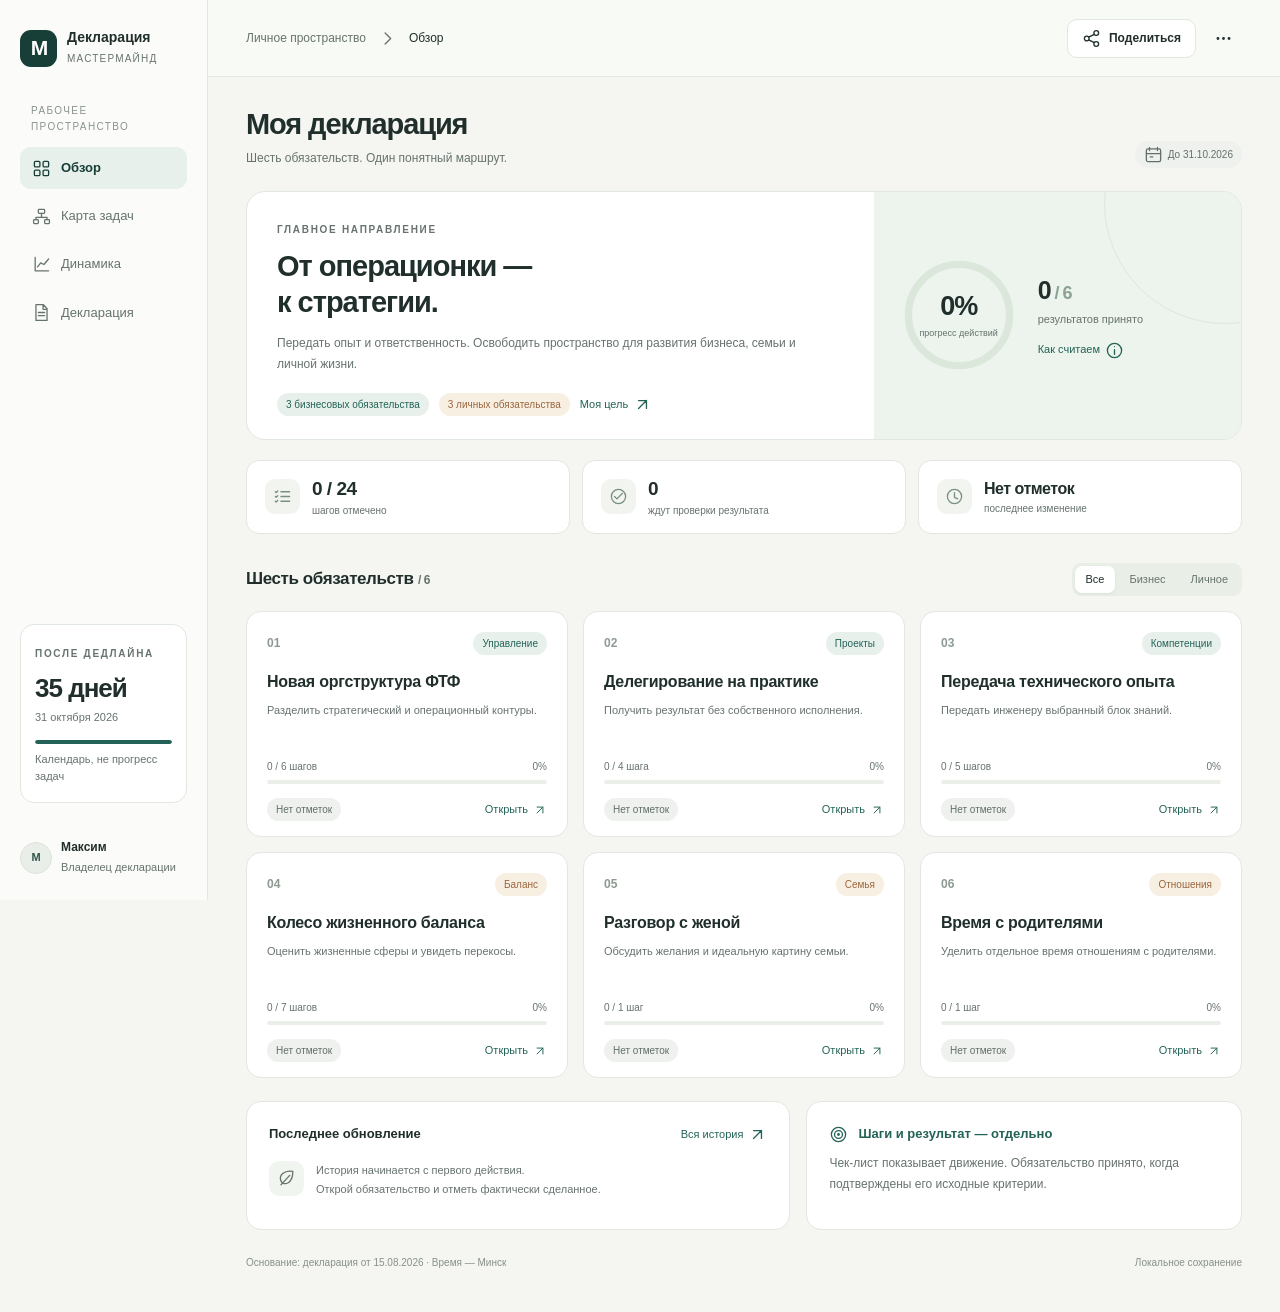
<file: docs/index.html>
<!doctype html>
<html lang="ru">
<head>
  <meta charset="utf-8">
  <meta name="viewport" content="width=device-width,initial-scale=1">
  <meta name="color-scheme" content="light">
  <meta name="robots" content="noindex,nofollow,noarchive">
  <meta name="theme-color" content="#f5f6f2">
  <title>Декларация · локальная версия</title>
  <link rel="icon" href="data:image/svg+xml,%3Csvg xmlns='http://www.w3.org/2000/svg' viewBox='0 0 64 64'%3E%3Crect width='64' height='64' rx='18' fill='%231c4e45'/%3E%3Cpath d='M16 43V21l16 16 16-16v22' fill='none' stroke='%23fff' stroke-width='5' stroke-linejoin='round'/%3E%3C/svg%3E">
  <style>
:root{--bg:#f5f6f2;--paper:#fff;--ink:#202e2c;--muted:#67736e;--line:#e1e7e1;--green:#236357;--green-dark:#173f38;--mint:#e8f0eb;--warm:#9b663e;--sand:#f8efe3;--red:#ad4540;--shadow:0 14px 46px #1a342018;--radius:19px;--font:Inter,-apple-system,BlinkMacSystemFont,"Segoe UI",Arial,sans-serif}
*{box-sizing:border-box}html{scroll-behavior:smooth}body{margin:0;background:var(--bg);color:var(--ink);font-family:var(--font);font-size:14px;line-height:1.55;-webkit-font-smoothing:antialiased}button,input,textarea,select{font:inherit}button,a,input,textarea,select{-webkit-tap-highlight-color:transparent}button{cursor:pointer}button:disabled,input:disabled{cursor:default}a{color:var(--green)}button:focus-visible,a:focus-visible,input:focus-visible,textarea:focus-visible,summary:focus-visible{outline:3px solid #5a9f8e;outline-offset:3px}input,textarea,select{max-width:100%}h1,h2,h3,p{margin:0}button{color:inherit}button svg{flex:none}svg{display:block}a{text-underline-offset:3px}[hidden]{display:none!important}.skip{position:fixed;top:-60px;left:16px;background:var(--green);color:white;padding:10px;z-index:200}.skip:focus{top:10px}.muted{color:var(--muted)}.eyebrow{font-size:10px;font-weight:700;letter-spacing:1.7px;text-transform:uppercase;color:var(--muted)}.small{font-size:12px}.tiny{font-size:11px}.mono{font-variant-numeric:tabular-nums}.row{display:flex;align-items:center;gap:10px}.between{justify-content:space-between}.wrap{flex-wrap:wrap}.spacer{flex:1}.grow{flex:1;min-width:0}.icon{width:19px;height:19px;stroke:currentColor;stroke-width:1.65;fill:none;stroke-linecap:round;stroke-linejoin:round}.brand-mark{display:grid;place-items:center;width:37px;height:37px;background:var(--green-dark);color:white;font-size:21px;font-weight:650;border-radius:11px;letter-spacing:-2px}.shell{display:grid;grid-template-columns:208px minmax(0,1fr);min-height:100vh}.sidebar{height:100dvh;position:sticky;top:0;padding:29px 20px 22px;background:#fbfcf9;border-right:1px solid var(--line);display:flex;flex-direction:column;gap:35px}.brand{display:flex;align-items:center;gap:10px}.brand strong{display:block;font-size:14px;line-height:1.25}.brand span:not(.brand-mark){font-size:10px;color:var(--muted);letter-spacing:1.2px}.nav{display:flex;flex-direction:column;gap:6px}.nav button{display:flex;align-items:center;gap:10px;width:100%;padding:11px 12px;border:0;border-radius:11px;background:transparent;color:var(--muted);text-align:left;font-size:13px}.nav button:hover{background:#edf2ed}.nav button.active{color:var(--green-dark);background:var(--mint);font-weight:650}.sidebar-label{margin:0 11px 13px;font-size:10px;letter-spacing:1.4px;color:#89928c}.side-note{margin-top:auto;padding:17px 14px;border:1px solid var(--line);border-radius:14px;background:white}.side-note .countdown{font-size:26px;font-weight:600;line-height:1.25;margin:8px 0 4px;letter-spacing:-1px}.side-person{display:flex;align-items:center;gap:9px}.avatar{height:32px;width:32px;flex:none;background:#e9eee8;border:1px solid #dce4d9;color:#31534a;display:grid;place-items:center;font-size:11px;font-weight:650;border-radius:50%}.side-person .name{font-size:12px;font-weight:600}.content{min-width:0}.topbar{min-height:77px;display:flex;align-items:center;justify-content:space-between;gap:16px;padding:18px 38px;border-bottom:1px solid var(--line);background:#fbfcf97d}.crumb{font-size:12px;display:flex;gap:12px;align-items:center;color:var(--muted)}.crumb strong{font-weight:500;color:var(--ink)}.top-actions{display:flex;align-items:center;gap:9px}.btn{border:1px solid var(--line);border-radius:10px;padding:9px 14px;background:white;font-size:12px;font-weight:600;display:inline-flex;justify-content:center;align-items:center;gap:8px;line-height:1.5;transition:background .15s,transform .15s;min-height:38px;text-decoration:none}.btn:hover{background:#f0f5ef;border-color:#cbd9cf}.btn:active{transform:translateY(1px)}.btn.primary{background:var(--green);border-color:var(--green);color:white}.btn.primary:hover{background:var(--green-dark)}.btn.quiet{background:transparent;border-color:transparent;color:var(--muted)}.btn.danger{color:var(--red)}.btn:disabled{opacity:.55}.icon-btn{display:grid;place-items:center;padding:8px;min-height:36px;min-width:36px;border:1px solid transparent;border-radius:10px;background:transparent}.icon-btn:hover{background:var(--mint)}.status-save{display:flex;align-items:center;gap:6px;font-size:11px;color:var(--muted);white-space:nowrap}.dot{width:6px;height:6px;border-radius:50%;background:#6e9f79;display:inline-block;flex:none}.dot.local{background:#b3884a}.dot.error{background:var(--red)}main{padding:30px 38px 42px;max-width:1590px;margin:auto}.local-banner{display:flex;align-items:center;gap:8px;border:1px solid #e9dcbf;background:#fcf7ec;color:#86672f;border-radius:9px;padding:8px 12px;margin-bottom:23px;font-size:11px}.local-banner button{border:0;background:transparent;text-decoration:underline;color:inherit;margin-left:auto;font-size:11px;white-space:nowrap}.page-heading{display:flex;justify-content:space-between;align-items:flex-end;gap:16px;margin-bottom:23px}.page-heading h1{font-size:29px;letter-spacing:-1.1px;font-weight:600;line-height:1.22}.page-heading p{color:var(--muted);font-size:12px;margin-top:7px}.tag{display:inline-flex;align-items:center;gap:5px;border-radius:20px;padding:4px 9px;background:#eef1ed;color:#637069;font-size:10px;font-weight:500;white-space:nowrap;line-height:1.5}.tag.business{background:var(--mint);color:var(--green)}.tag.personal{background:var(--sand);color:var(--warm)}.tag.accepted{background:#e4f2e8;color:#246741}.tag.review{background:#fff1d9;color:#8c621d}.tag.active{background:#e8f0ee;color:#386c5d}.hero{display:grid;grid-template-columns:minmax(0,1.45fr) minmax(260px,.85fr);overflow:hidden;border:1px solid var(--line);border-radius:var(--radius);background:white;margin-bottom:20px}.hero-copy{padding:26px 30px 23px}.hero-copy h2{font-size:29px;font-weight:550;line-height:1.25;letter-spacing:-1px;margin:8px 0 13px}.hero-copy>p{color:var(--muted);font-size:12px;max-width:540px;line-height:1.7}.hero-copy .hero-foot{display:flex;gap:10px;align-items:center;flex-wrap:wrap;margin-top:19px}.hero-progress{padding:23px 26px;background:#edf3ed;display:flex;gap:20px;align-items:center;position:relative}.hero-progress:after{content:"";position:absolute;width:240px;height:240px;border:1px solid #dbe8dc;border-radius:50%;top:-110px;right:-105px;pointer-events:none}.ring{position:relative;flex:none;width:118px;height:118px}.ring svg{width:100%;height:100%;transform:rotate(-90deg)}.ring .track{fill:none;stroke:#dce7dc;stroke-width:7}.ring .meter{fill:none;stroke:var(--green);stroke-width:7;stroke-linecap:round;transition:stroke-dashoffset .55s ease}.ring-label{position:absolute;inset:0;display:flex;align-items:center;justify-content:center;flex-direction:column}.ring-label strong{font-size:27px;font-weight:600;line-height:1.2;letter-spacing:-1.2px}.ring-label span{font-size:9px;color:var(--muted);margin-top:4px}.progress-detail strong{font-size:25px;font-weight:550;letter-spacing:-1px}.progress-detail p{font-size:11px;color:var(--muted);margin-top:2px}.stats-line{display:grid;grid-template-columns:repeat(3,1fr);gap:12px;margin-bottom:29px}.stat{background:white;border:1px solid var(--line);border-radius:13px;padding:15px 18px;display:flex;align-items:center;gap:12px}.stat-icon{width:35px;height:35px;border-radius:10px;background:#f2f4ef;display:grid;place-items:center;color:#789083;flex:none}.stat strong{font-size:19px;font-weight:550;letter-spacing:-.5px;line-height:1.4}.stat p{font-size:10px;color:var(--muted)}.section-heading{display:flex;justify-content:space-between;align-items:center;gap:12px;margin:0 0 15px}.section-heading h2{font-size:17px;font-weight:600;letter-spacing:-.4px}.filters{display:flex;gap:3px;align-items:center;padding:3px;background:#e9eee7;border-radius:9px}.filters button{border:0;border-radius:7px;background:transparent;padding:5px 11px;font-size:11px;white-space:nowrap;color:var(--muted)}.filters button.active{background:white;color:var(--ink);box-shadow:0 1px 3px #23352210}.goals-grid{display:grid;grid-template-columns:repeat(3,minmax(0,1fr));gap:15px}.goal-card{display:flex;flex-direction:column;min-width:0;min-height:226px;background:white;border:1px solid var(--line);border-radius:15px;padding:20px 20px 15px;transition:transform .18s,box-shadow .18s,border-color .18s}.goal-card:hover{border-color:#b9cdc0;box-shadow:0 7px 22px #193b2210;transform:translateY(-2px)}.goal-number{font-size:12px;font-weight:600;color:#8e9b93}.goal-top{display:flex;align-items:center;justify-content:space-between;margin-bottom:16px}.goal-card h3{font-size:16px;line-height:1.35;letter-spacing:-.25px;font-weight:600;margin-bottom:8px}.goal-card p{font-size:11px;line-height:1.65;color:var(--muted);margin-bottom:20px;min-height:36px}.card-meter{margin-top:auto}.meter-caption{display:flex;justify-content:space-between;font-size:10px;color:var(--muted);margin-bottom:6px}.bar{height:4px;border-radius:8px;background:#eaf0e8;overflow:hidden}.bar>span{height:100%;display:block;border-radius:8px;background:var(--green);transition:width .45s}.goal-card.personal .bar>span{background:#b08155}.card-bottom{display:flex;align-items:center;justify-content:space-between;margin-top:14px;gap:8px}.card-open{background:transparent;border:0;color:var(--green);font-size:11px;display:flex;align-items:center;gap:5px;padding:3px 0}.card-open .icon{width:14px;height:14px}.lower-grid{display:grid;grid-template-columns:1.25fr 1fr;gap:16px;margin-top:23px}.panel{background:white;border:1px solid var(--line);border-radius:15px;padding:22px}.panel h3{font-size:13px;font-weight:600;margin-bottom:12px}.panel p{font-size:12px;color:var(--muted);line-height:1.7}.empty-inline{display:flex;align-items:flex-start;gap:12px;color:var(--muted);padding:8px 0}.empty-icon{display:grid;place-items:center;flex:none;width:35px;height:35px;border-radius:10px;background:#f1f5ef}.empty-inline p{font-size:11px}.footer-note{display:flex;justify-content:space-between;gap:18px;margin-top:25px;font-size:10px;color:#879189}.link-button{background:none;border:none;padding:0;color:var(--green);font-size:11px;display:inline-flex;align-items:center;gap:5px}.view-panel{animation:appear .2s ease} .empty-state{text-align:center;max-width:490px;margin:40px auto;padding:24px}.empty-state .empty-icon{margin:0 auto 16px;width:46px;height:46px}.empty-state h3{font-size:17px;font-weight:550;margin-bottom:8px}.empty-state p{font-size:12px;color:var(--muted)}.empty-state .btn{margin-top:20px}.badge-legend{display:flex;align-items:center;gap:16px;flex-wrap:wrap;font-size:11px;color:var(--muted);margin:20px 0 0}.badge-legend i{display:inline-block;height:8px;width:8px;border-radius:50%;margin-right:6px;background:var(--green)}.map-panel{padding:28px;background:#fbfcfa;border:1px solid var(--line);border-radius:20px}.map-root{background:var(--green-dark);border-radius:16px;color:#fff;text-align:center;padding:22px 25px;max-width:570px;margin:0 auto;position:relative;z-index:1}.map-root .eyebrow{color:#bed7ca;font-size:9px}.map-root h2{font-size:21px;letter-spacing:-.6px;font-weight:550;line-height:1.4;margin-top:7px}.map-root p{color:#c5d8cf;font-size:11px;margin-top:9px}.tree-columns{display:grid;grid-template-columns:1fr 1fr;gap:35px;position:relative;padding-top:46px}.tree-columns:before{content:"";position:absolute;top:0;left:50%;height:24px;border-left:1px solid #c7d7ca}.tree-columns:after{content:"";position:absolute;top:23px;left:25%;right:25%;border-top:1px solid #c7d7ca}.tree-branch{position:relative}.tree-branch:before{content:"";position:absolute;height:24px;top:-23px;left:50%;border-left:1px solid #c7d7ca}.branch-heading{display:flex;align-items:center;justify-content:space-between;border:1px solid #d2e0d4;background:#eaf2e9;border-radius:11px;padding:14px 18px;margin-bottom:15px;font-size:13px;font-weight:600}.branch-heading.personal{background:#f8efe5;border-color:#e9dcc8;color:#88613f}.map-node{background:white;display:flex;align-items:center;gap:13px;border:1px solid var(--line);border-radius:12px;padding:16px;text-align:left;width:100%;margin-bottom:12px;transition:transform .15s}.map-node:hover{transform:translateX(3px);border-color:#9fbcac}.map-node strong{display:block;font-size:12px;font-weight:600}.map-node small{display:block;color:var(--muted);font-size:10px;margin-top:4px}.node-progress{font-size:18px;letter-spacing:-.6px;flex:none;font-variant-numeric:tabular-nums;color:var(--green);width:47px;text-align:right}.chart-panel{padding:24px}.chart-svg{width:100%;height:auto;margin-top:20px;overflow:visible}.chart-svg text{fill:var(--muted);font-size:11px;font-family:var(--font)}.chart-empty{height:225px;display:flex;align-items:center;justify-content:center;text-align:center;border-radius:12px;margin-top:18px;background:repeating-linear-gradient(to top,#f6f8f4 0,#f6f8f4 1px,transparent 1px,transparent 48px)}.chart-empty p{max-width:360px;font-size:12px;color:var(--muted)}.timeline{list-style:none;padding:0;margin:16px 0 0}.timeline li{padding:0 0 22px 24px;margin-left:5px;border-left:1px solid #dbe5db;position:relative}.timeline li:before{content:"";position:absolute;left:-4px;top:6px;width:7px;height:7px;border-radius:50%;background:#699e7a;border:2px solid white;box-sizing:content-box}.timeline li:last-child{border:0;padding-bottom:0}.timeline time{font-size:10px;color:var(--muted)}.timeline p{font-size:12px;margin:4px 0;color:var(--ink)}.timeline small{font-size:10px;color:var(--muted)}.document{max-width:840px;margin:0 auto;background:white;border:1px solid var(--line);border-radius:17px;padding:37px 42px}.document h2{font-size:28px;letter-spacing:-.9px;margin:8px 0 19px}.document h3{font-size:15px;margin:27px 0 11px}.document p,.document li{font-size:13px;line-height:1.8}.document ol{padding-left:22px}.document li{padding-left:4px;margin:10px 0}.doc-line{border-top:1px solid var(--line);margin-top:25px;padding-top:20px;display:grid;grid-template-columns:1fr 1fr;gap:22px}.doc-line strong{display:block;font-size:14px;margin-top:4px}.document .source{font-size:10px;color:var(--muted);border-top:1px solid var(--line);padding-top:15px;margin-top:27px}.backdrop{position:fixed;inset:0;background:#18302855;backdrop-filter:blur(3px);z-index:50;animation:appear .15s ease}.drawer{position:fixed;right:0;top:0;bottom:0;width:560px;max-width:100%;background:#fff;box-shadow:-20px 0 60px #192e2122;z-index:51;display:flex;flex-direction:column;animation:slide .2s ease}.drawer-head{padding:24px 25px 0;background:white;flex:none}.drawer-head h2{font-size:23px;letter-spacing:-.75px;font-weight:600;margin:15px 0 9px;line-height:1.3}.drawer-head>p{color:var(--muted);font-size:12px;line-height:1.7}.drawer-tabs{display:flex;border-bottom:1px solid var(--line);margin-top:17px;gap:22px}.drawer-tabs button{border:0;border-bottom:2px solid transparent;background:transparent;padding:10px 0;color:var(--muted);font-size:12px}.drawer-tabs button.active{color:var(--green);border-bottom-color:var(--green);font-weight:600}.drawer-body{padding:22px 25px 30px;overflow:auto;flex:1;min-height:0;overscroll-behavior:contain}.drawer-foot{padding:12px 25px;border-top:1px solid var(--line);font-size:10px;display:flex;align-items:center;justify-content:space-between;gap:10px;background:#fafcf8}.source-details{background:#f5f7f2;border-radius:10px;padding:12px 14px;margin-bottom:20px}.source-details summary{font-size:11px;font-weight:600;color:var(--muted);cursor:pointer}.source-details p{font-size:12px;color:var(--muted);margin-top:9px;line-height:1.7}.subsection-label{font-size:11px;font-weight:600;margin:15px 0 12px;display:flex;align-items:center;justify-content:space-between}.check-list{list-style:none;margin:0;padding:0}.check-row{display:flex;gap:11px;align-items:flex-start;padding:14px 0;border-bottom:1px solid #edf0eb}.check-row:last-child{border-bottom:0}.check-row input[type=checkbox]{width:19px;height:19px;margin:2px 0 0;accent-color:var(--green);flex:none;cursor:pointer}.check-content{flex:1;min-width:0}.check-content label{font-size:12px;line-height:1.65;display:block;cursor:pointer}.check-row.done .check-content label{color:#708279}.check-row.done .check-content .step-label{text-decoration:line-through;text-decoration-color:#bccfc1}.date-control{display:flex;align-items:center;gap:7px;margin-top:9px}.date-control input{padding:2px 5px;font-size:10px;border:1px solid #e1e7de;border-radius:5px;color:#647568;background:#fafcf8;width:124px;height:24px}.date-control .overdue{color:var(--red)}.date-control small{font-size:9px;color:var(--muted)}.criterion-box{padding:14px 16px;border:1px solid #d4e4d7;background:#f7faf5;border-radius:12px;margin-bottom:20px}.criterion-box .check-row{border-color:#e1e9dd}.criterion-box .check-content label{font-size:12px}.notice{border:1px solid #e1e7dd;background:#f5f8f2;border-radius:10px;padding:12px 14px;font-size:11px;color:#65725f;line-height:1.7;margin-bottom:16px}.notice.warning{background:#fcf5e8;border-color:#eddfc3;color:#8b6a3d}.notice.success{background:#edf7ee;border-color:#d2e6d6;color:#3f7650}.field{margin-bottom:16px}.field label{font-size:11px;font-weight:600;display:block;margin-bottom:6px}.field small{display:block;font-size:10px;color:var(--muted);margin-top:6px}input[type=text],input[type=password],input[type=url],textarea,select{width:100%;border:1px solid #d7e1d6;border-radius:9px;padding:10px 12px;background:#fff;color:var(--ink);font-size:12px}textarea{resize:vertical;min-height:104px;line-height:1.7}input::placeholder,textarea::placeholder{color:#a0aaa2}.modal{position:fixed;z-index:52;top:50%;left:50%;transform:translate(-50%,-50%);max-height:90dvh;width:520px;max-width:calc(100% - 30px);overflow:auto;background:white;border-radius:20px;padding:28px;box-shadow:var(--shadow);animation:appear .15s ease}.modal.wide{width:790px}.modal-head{display:flex;justify-content:space-between;align-items:center;gap:15px;margin-bottom:15px}.modal-head h2{font-size:21px;letter-spacing:-.5px;font-weight:600}.modal>p{font-size:12px;color:var(--muted);line-height:1.8;margin-bottom:20px}.modal-actions{display:flex;flex-wrap:wrap;justify-content:flex-end;gap:8px;margin-top:20px}.member-row{display:flex;align-items:center;justify-content:space-between;padding:10px 0;border-bottom:1px solid var(--line);gap:10px;font-size:12px}.member-row small{font-size:10px;color:var(--muted);display:block}.invite-result{padding:13px;border:1px dashed #b5cdb9;border-radius:10px;background:#f2f8ef;overflow-wrap:anywhere;font-size:11px;margin:12px 0}.wheel-layout{display:grid;grid-template-columns:1fr 1fr;gap:20px}.radar{width:100%;height:auto;max-width:350px;margin:auto}.radar text{font-family:var(--font);font-size:10px;fill:var(--muted)}.wheel-field{display:grid;grid-template-columns:1fr 56px;gap:12px;align-items:center;margin:10px 0}.wheel-field label{font-size:12px}.wheel-field input{width:56px;border:1px solid #d7e1d6;border-radius:7px;padding:6px;text-align:center;font-size:12px;background:#fafcf8}.wheel-scale{font-size:10px;color:var(--muted);margin-top:11px}.loading{display:flex;align-items:center;justify-content:center;gap:15px;min-height:70vh;color:var(--muted)}.loading p{font-size:13px}.auth-wrap{min-height:100dvh;display:grid;grid-template-columns:1.05fr 1fr}.auth-story{padding:60px max(40px,8vw);background:var(--green-dark);color:#fff;display:flex;flex-direction:column;justify-content:center;position:relative;overflow:hidden}.auth-story .eyebrow{color:#a7c7b8}.auth-story h1{font-size:44px;line-height:1.16;letter-spacing:-1.7px;font-weight:550;margin:24px 0}.auth-story>p{max-width:430px;font-size:14px;color:#c6d9cb;line-height:1.85}.auth-story .brand-mark{background:#ffffff14;border:1px solid #ffffff25;width:44px;height:44px}.auth-story:after{content:"";position:absolute;bottom:-300px;right:-200px;width:650px;height:650px;border:1px solid #ffffff13;border-radius:50%;pointer-events:none}.auth-card{padding:50px 45px;display:flex;align-items:center;justify-content:center}.auth-card form{width:100%;max-width:340px}.auth-card h2{font-size:25px;letter-spacing:-.8px;margin-bottom:8px;font-weight:600}.auth-card p{font-size:12px;color:var(--muted);margin-bottom:25px}.auth-card .btn{width:100%;margin-top:6px}.error-msg{color:var(--red);font-size:12px;padding:10px 0;min-height:18px}.auth-note{font-size:10px!important;margin-top:19px!important}.toast{position:fixed;bottom:25px;left:50%;transform:translate(-50%,20px);background:#203e34;color:#fff;padding:11px 18px;border-radius:11px;font-size:12px;opacity:0;pointer-events:none;z-index:100;max-width:min(620px,90vw);box-shadow:var(--shadow);transition:opacity .2s,transform .2s}.toast.visible{opacity:1;transform:translate(-50%,0)}.toast.error{background:#7f3936}.menu-grid{display:grid;gap:8px}.menu-grid .btn{justify-content:flex-start}.inline-divider{height:1px;background:var(--line);margin:20px 0}.report-text{min-height:310px;font-size:11px;white-space:pre-wrap}.privacy-label{display:flex;align-items:center;gap:6px;font-size:10px;color:var(--muted);margin:13px 0}.privacy-label .icon{width:14px;height:14px}.legal-method{font-size:11px;color:var(--muted);line-height:1.8}.active-pill{height:6px;width:6px;background:var(--green);border-radius:50%;display:inline-block}.pulse-once{animation:pulse .5s ease}.access-empty{margin-top:15px;padding:15px;text-align:center;font-size:12px;color:var(--muted);background:#f5f8f2;border-radius:10px}@keyframes appear{from{opacity:0}to{opacity:1}}@keyframes slide{from{transform:translateX(25px);opacity:0}to{transform:translateX(0);opacity:1}}@keyframes pulse{50%{box-shadow:0 0 0 7px #23635716}}
@media(min-width:1600px){main{padding:38px 50px}.topbar{padding-left:50px;padding-right:50px}.goal-card{min-height:249px}.goal-card h3{font-size:18px}.goal-card p{font-size:12px}}
@media(max-width:1200px){.shell{grid-template-columns:180px minmax(0,1fr)}.sidebar{padding:26px 13px}.topbar{padding:17px 24px}main{padding:25px 24px}.hero-progress{padding:22px 18px;gap:12px}.ring{width:102px;height:102px}.hero-copy{padding:24px}.hero-copy h2{font-size:26px}.goal-card{padding:17px 16px 13px}.status-save{font-size:10px}.crumb{font-size:11px}.hero{grid-template-columns:1.35fr .9fr}.goals-grid{gap:12px}.card-bottom .tag{font-size:9px;padding:3px 6px}}
@media(max-width:1020px){.status-save{display:none}.hero{grid-template-columns:1fr}.hero-progress{border-top:1px solid #e1eadd;justify-content:space-between;padding:15px 25px}.hero-progress .ring{width:86px;height:86px}.ring-label strong{font-size:23px}.hero-progress .progress-detail{margin-right:auto}.hero-copy h2 br{display:none}.goals-grid{grid-template-columns:repeat(2,minmax(0,1fr))}.stat{padding:12px;gap:8px}.stat strong{font-size:16px}.stat-icon{width:28px;height:28px}.lower-grid{grid-template-columns:1fr}.tree-columns{gap:20px}.map-panel{padding:22px}.document{padding:30px}}
@media(max-width:720px){body{font-size:13px}.shell{display:block}.sidebar{height:auto;position:sticky;top:0;z-index:20;display:block;padding:0;background:#fbfcf9;border-right:0;border-bottom:1px solid var(--line)}.sidebar .brand,.sidebar-label,.side-note,.side-person{display:none}.nav{flex-direction:row;padding:6px 10px;justify-content:space-between;overflow:auto;gap:1px}.nav button{width:auto;flex:1;flex-direction:column;gap:3px;padding:8px 6px;font-size:9px;border-radius:8px;white-space:nowrap}.nav button .icon{height:18px;width:18px}.topbar{padding:12px 17px;min-height:62px}.crumb span,.crumb .icon{display:none}.crumb strong{font-size:11px}.btn{font-size:11px;padding:8px 11px;min-height:36px}.top-actions{gap:5px}.icon-btn{padding:5px}.top-actions .btn .icon{width:15px;height:15px}main{padding:19px 17px 32px}.local-banner{font-size:10px;padding:8px 10px;line-height:1.55;align-items:flex-start;margin-bottom:20px}.local-banner .icon{width:14px;height:14px;margin-top:2px}.local-banner button{display:none}.page-heading{margin-bottom:18px}.page-heading h1{font-size:25px}.page-heading p{font-size:11px}.page-heading>.tag{display:none}.hero{border-radius:15px;margin-bottom:13px}.hero-copy{padding:20px}.hero-copy h2{font-size:27px;margin-top:8px}.hero-copy>p{font-size:11px}.hero-foot{margin-top:14px!important}.hero-progress{padding:14px 20px}.stats-line{gap:7px;margin-bottom:22px}.stat{padding:12px 9px;display:block}.stat-icon{display:none}.stat strong{font-size:15px;letter-spacing:-.4px}.stat p{font-size:9px;margin-top:2px}.section-heading{align-items:flex-start;flex-direction:column;gap:12px}.section-heading h2{font-size:16px}.filters{align-self:stretch;display:flex}.filters button{flex:1}.goals-grid{gap:11px}.goal-card{min-height:240px;padding:14px 13px 12px}.goal-top{margin-bottom:13px}.goal-card h3{font-size:14px}.goal-card p{font-size:10px;margin-bottom:17px}.goal-card .tag{font-size:9px;padding:3px 6px}.goal-number{font-size:11px}.card-bottom{align-items:flex-start;gap:6px;flex-direction:column;margin-top:10px}.card-open{font-size:10px}.meter-caption{font-size:9px}.panel{padding:18px}.lower-grid{margin-top:17px;gap:12px}.footer-note{flex-direction:column;gap:6px;font-size:9px;margin-top:19px}.drawer{width:100%}.drawer-head{padding:20px 20px 0}.drawer-head h2{font-size:23px}.drawer-body{padding:18px 20px 25px}.drawer-foot{padding:12px 20px}.drawer-tabs{margin-top:12px}.tree-columns{gap:13px}.map-panel{padding:16px 12px}.map-root{padding:20px 15px}.map-root h2{font-size:18px}.map-node{padding:12px 10px;gap:7px;align-items:flex-start}.map-node strong{font-size:11px}.map-node small{font-size:9px}.map-node>.goal-number{display:none}.node-progress{font-size:14px;width:33px}.branch-heading{font-size:11px;padding:11px 10px;flex-wrap:wrap;gap:3px}.branch-heading span:last-child{font-size:10px}.document{padding:25px 20px}.document h2{font-size:25px}.document p,.document li{font-size:12px}.document .doc-line{grid-template-columns:1fr;gap:15px}.modal{padding:23px 20px;max-width:calc(100% - 24px);max-height:93dvh}.modal-head h2{font-size:20px}.wheel-layout{grid-template-columns:1fr}.radar{max-width:260px}.wheel-field{margin:8px 0}.wheel-layout{gap:4px}.auth-wrap{display:block}.auth-story{padding:30px 25px}.auth-story h1{font-size:30px;margin:15px 0}.auth-story>p{display:none}.auth-story .brand-mark{height:34px;width:34px}.auth-card{padding:30px 25px}.chart-panel{padding:19px 14px}.chart-svg text{font-size:12px}.chart-empty{height:170px}.toast{bottom:18px;font-size:11px}.section-heading .btn{align-self:flex-end}.badge-legend{font-size:10px;gap:10px}}
@media(max-width:365px){.goals-grid{grid-template-columns:1fr}.goal-card{min-height:220px}.tree-columns{grid-template-columns:1fr;padding-top:20px}.tree-columns:before,.tree-columns:after,.tree-branch:before{display:none}.card-bottom{flex-direction:row}.hero-copy h2{font-size:24px}.topbar .crumb{display:none}.topbar{justify-content:flex-end}}
@media(prefers-reduced-motion:reduce){*,*:before,*:after{animation:none!important;transition:none!important;scroll-behavior:auto!important}}
@media print{body{background:white}.sidebar,.topbar,.local-banner,.page-heading,.footer-note,#overlay,#toast,.skip,.print-hide{display:none!important}.shell{display:block}main{padding:0;max-width:none}.document{border:0;border-radius:0;max-width:none;padding:0;font-size:11px}.document h2{font-size:20px}.document p,.document li{font-size:11px;line-height:1.5}.document h3{margin-top:16px}.document li{margin:6px 0}.document .source{margin-top:15px}.doc-line{margin-top:15px;padding-top:12px}h3{break-after:avoid}li{break-inside:avoid}@page{size:A4;margin:18mm}}

</style>
</head>
<body>
  <a class="skip" href="#main">К содержанию</a>
  <div id="app"><div class="loading"><span class="brand-mark">М</span><p>Открываем декларацию…</p></div></div>
  <div id="overlay"></div>
  <div id="toast" class="toast" role="status" aria-live="polite"></div>
  <noscript>Для чек-листов и сохранения прогресса необходимо включить JavaScript.</noscript>
  <script>
window.LOCAL_DECLARATION={"id":"maksim-declaration-2026-10-31","title":"Декларация","author":"Костенко Максим Евгеньевич","signedAt":"2026-08-15","deadline":"2026-10-31","timezone":"Europe/Minsk","price":"1 000 у. е.","reward":"Крутой исинский чайник","purpose":"Увидеть последствия своих решений, восстановить баланс между работой и личной жизнью, уделять больше внимания семье и здоровью и подготовить переход от постоянной операционной работы к стратегии и развитию ФТФ и развитию нового бизнеса.","source":"Подписанная декларация от 15.08.2026, предоставленная владельцем. Изображение подписи не публикуется.","method":"Прогресс действий — среднее долей выполненных шагов шести обязательств. Все обязательства равнозначны. Приёмка результата считается отдельно по исходным критериям. Чек-листы — рабочая декомпозиция, а не новые обязательства.","wheelAreas":[{"id":"work","label":"Работа"},{"id":"family","label":"Семья"},{"id":"health","label":"Здоровье"},{"id":"growth","label":"Личное развитие"},{"id":"rest","label":"Отдых"},{"id":"finance","label":"Финансы"}],"goals":[{"id":"g1","number":1,"title":"Новая оргструктура ФТФ","area":"business","function":"Управление","objective":"Разделить стратегический и операционный контуры.","statement":"Разработать новую оргструктуру ФТФ: изучить структуры сопоставимых компаний, разделить стратегический и операционный контуры, определить роли главного инженера и руководителей проектов. Обсудить проект с партнёрами.","steps":[{"id":"g1s1","text":"Изучить структуры сопоставимых компаний."},{"id":"g1s2","text":"Разделить стратегический и операционный контуры."},{"id":"g1s3","text":"Определить роли главного инженера и руководителей проектов."},{"id":"g1s4","text":"Подготовить схему оргструктуры и распределение ответственности."},{"id":"g1s5","text":"Обсудить проект с партнёрами."},{"id":"g1s6","text":"Зафиксировать решения и открытые вопросы."}],"criteria":[{"id":"g1c1","text":"Подготовлены схема оргструктуры и распределение ответственности."},{"id":"g1c2","text":"Проект обсуждён с партнёрами."},{"id":"g1c3","text":"Зафиксированы решения и открытые вопросы."}]},{"id":"g2","number":2,"title":"Делегирование на практике","area":"business","function":"Проекты","objective":"Получить результат без собственного исполнения.","statement":"Проверить делегирование на практике: передать сотруднику один технический этап проекта. Заранее определить критерии качества и контрольные точки, получить результат без моего непосредственного исполнения.","steps":[{"id":"g2s1","text":"Выбрать и передать сотруднику один технический этап проекта."},{"id":"g2s2","text":"Заранее определить критерии качества и контрольные точки."},{"id":"g2s3","text":"Получить выполненный сотрудником результат."},{"id":"g2s4","text":"Проверить результат по согласованным критериям."}],"criteria":[{"id":"g2c1","text":"Сотрудник выполнил один технический этап проекта."},{"id":"g2c2","text":"Результат проверен по согласованным критериям."},{"id":"g2c3","text":"Я не выполнял работу вместо сотрудника."}]},{"id":"g3","number":3,"title":"Передача технического опыта","area":"business","function":"Компетенции","objective":"Передать инженеру выбранный блок знаний.","statement":"Начать передачу технического опыта: выбрать инженера и один блок теплотехнических знаний. Подготовить план передачи опыта и рабочие материалы, провести обучение по выбранному блоку.","steps":[{"id":"g3s1","text":"Выбрать инженера."},{"id":"g3s2","text":"Выбрать один блок теплотехнических знаний."},{"id":"g3s3","text":"Подготовить план передачи опыта."},{"id":"g3s4","text":"Подготовить рабочие материалы."},{"id":"g3s5","text":"Провести обучение по выбранному блоку."}],"criteria":[{"id":"g3c1","text":"Выбран инженер."},{"id":"g3c2","text":"Подготовлены план передачи опыта и материалы."},{"id":"g3c3","text":"Проведено обучение по выбранному блоку."}]},{"id":"g4","number":4,"title":"Колесо жизненного баланса","area":"personal","function":"Баланс","objective":"Оценить жизненные сферы и увидеть перекосы.","statement":"Пройти упражнение «Колесо жизненного баланса»: оценить работу, семью, здоровье, личное развитие, отдых и финансы; определить основные перекосы.","steps":[{"id":"g4s1","text":"Оценить работу."},{"id":"g4s2","text":"Оценить семью."},{"id":"g4s3","text":"Оценить здоровье."},{"id":"g4s4","text":"Оценить личное развитие."},{"id":"g4s5","text":"Оценить отдых."},{"id":"g4s6","text":"Оценить финансы."},{"id":"g4s7","text":"Определить основные перекосы."}],"criteria":[{"id":"g4c1","text":"Заполнено «Колесо жизненного баланса» с оценками сфер."},{"id":"g4c2","text":"Отмечены основные перекосы."}]},{"id":"g5","number":5,"title":"Разговор с женой","area":"personal","function":"Семья","objective":"Обсудить желания и идеальную картину семьи.","statement":"Провести семейные разговоры: с женой обсудить, чего ей не хватает для счастья, её желания и идеальную картину нашей семьи.","steps":[{"id":"g5s1","text":"Обсудить с женой, чего ей не хватает для счастья, её желания и идеальную картину нашей семьи."}],"criteria":[{"id":"g5c1","text":"Состоялся разговор с женой."}]},{"id":"g6","number":6,"title":"Время с родителями","area":"personal","function":"Отношения","objective":"Уделить отдельное время отношениям с родителями.","statement":"Провести время с родителями, без жены и дочери, уделив внимание отношениям.","steps":[{"id":"g6s1","text":"Провести отдельное время с родителями, без жены и дочери, уделив внимание отношениям."}],"criteria":[{"id":"g6c1","text":"Состоялась отдельная встреча с родителями."}]}]};
/* Shared, dependency-free presentation model. Dates use the declaration's Minsk time. */
(function (root) {
 'use strict';
 const esc = x => String(x == null ? '' : x).replace(/[&<>"']/g,c=>({'&':'&amp;','<':'&lt;','>':'&gt;','"':'&quot;',"'":'&#39;'}[c]));
 function initial(d) {
  return {goals:Object.fromEntries(d.goals.map(g=>[g.id,{steps:Object.fromEntries(g.steps.map(s=>[s.id,false])),criteria:Object.fromEntries(g.criteria.map(c=>[c.id,false])),dates:Object.fromEntries(g.steps.map(s=>[s.id,''])),proof:'',proofUrl:'',completedAt:null}])),wheel:{ratings:Object.fromEntries(d.wheelAreas.map(a=>[a.id,null])),reflection:''}};
 }
 function metrics(d,s) {
  const goals=d.goals.map(g=>{
   const v=s.goals[g.id];const done=g.steps.filter(x=>v.steps[x.id]).length;
   const accepted=g.criteria.filter(x=>v.criteria[x.id]).length;
   const percent=done/g.steps.length*100;
   const complete=accepted===g.criteria.length;
   return {id:g.id,done,total:g.steps.length,percent,accepted,complete,status:complete?'accepted':done===g.steps.length?'review':done||accepted?'active':'empty'};
  });
  return {goals,progress:goals.reduce((s,g)=>s+g.percent,0)/goals.length,completed:goals.filter(g=>g.complete).length,doneSteps:goals.reduce((s,g)=>s+g.done,0),totalSteps:goals.reduce((s,g)=>s+g.total,0)};
 }
 function today(value) { const d=value?new Date(value):new Date(); return new Date(d.getTime()+3*3600000).toISOString().slice(0,10); }
 function daysLeft(deadline,now) {return Math.round((Date.parse(deadline+'T00:00:00Z')-Date.parse(today(now)+'T00:00:00Z'))/86400000);}
 function safeUrl(s) {try {const u=new URL(s);return u.protocol==='https:'?u.href:'';}catch {return '';}}
 function wheelAverage(w) {const vals=Object.values(w?.ratings||{}).filter(v=>typeof v==='number'&&Number.isFinite(v));return vals.length?vals.reduce((a,b)=>a+b,0)/vals.length:null;}
 const api={initial,metrics,daysLeft,today,esc,safeUrl,wheelAverage};
 if(typeof module!=='undefined'&&module.exports) module.exports=api; else root.DeclarationCore=api;
})(typeof window!=='undefined'?window:globalThis);

</script>
  <script>
/* Interactive declaration UI. The hosted edition never trusts client-side roles. */
(async function () {
 'use strict';
 const C=window.DeclarationCore, E=C.esc;
 const LOCAL=Boolean(window.LOCAL_DECLARATION);
 const KEY='declaration:2026-10-31:v1';
 const $=s=>document.querySelector(s);
 const clone=o=>JSON.parse(JSON.stringify(o));
 const iconPaths={grid:'<rect x="3" y="3" width="7" height="7" rx="1.5"/><rect x="14" y="3" width="7" height="7" rx="1.5"/><rect x="3" y="14" width="7" height="7" rx="1.5"/><rect x="14" y="14" width="7" height="7" rx="1.5"/>',map:'<rect x="8" y="3" width="8" height="5" rx="1"/><path d="M12 8v5M5 13h14M5 13v3m14-3v3"/><rect x="2" y="16" width="6" height="5" rx="1"/><rect x="16" y="16" width="6" height="5" rx="1"/>',chart:'<path d="M4 3v17h17M7 15l4-5 4 2 6-7"/>',file:'<path d="M14 2H5v20h14V7zM14 2v6h5M8 12h8m-8 4h8"/>',arrow:'<path d="M7 17 17 7M7 7h10v10"/>',right:'<path d="m9 5 7 7-7 7"/>',share:'<circle cx="18" cy="5" r="3"/><circle cx="6" cy="12" r="3"/><circle cx="18" cy="19" r="3"/><path d="m9 10 6-3m-6 7 6 3"/>',dots:'<circle cx="5" cy="12" r="1"/><circle cx="12" cy="12" r="1"/><circle cx="19" cy="12" r="1"/>',calendar:'<rect x="3" y="5" width="18" height="16" rx="2"/><path d="M7 3v4m10-4v4M3 11h18m-13 4h3"/>',check:'<path d="m5 12 4 4L19 6"/>',circlecheck:'<circle cx="12" cy="12" r="9"/><path d="m7 12 3 3 7-7"/>',list:'<path d="m3 6 1 1 2-2m-3 7 1 1 2-2m-3 7 1 1 2-2M10 6h11m-11 6h11m-11 6h11"/>',lock:'<rect x="5" y="10" width="14" height="11" rx="2"/><path d="M8 10V7a4 4 0 0 1 8 0v3m-4 5v2"/>',close:'<path d="m6 6 12 12M6 18 18 6"/>',clock:'<circle cx="12" cy="12" r="9"/><path d="M12 7v6l4 2"/>',info:'<circle cx="12" cy="12" r="9"/><path d="M12 11v6m0-10h.01"/>',download:'<path d="M12 3v12m-5-5 5 5 5-5M4 15v6h16v-6"/>',upload:'<path d="M12 17V5m-5 5 5-5 5 5M4 17v4h16v-4"/>',copy:'<rect x="8" y="8" width="13" height="13" rx="2"/><path d="M16 8V3H3v13h5"/>',logout:'<path d="M9 3H3v18h6m4-9h8m-4-4 4 4-4 4"/>',print:'<path d="M6 8V3h12v5M6 17H3V8h18v9h-3M6 14h12v7H6z"/>',leaf:'<path d="M20 3C9 1 2 8 5 15c3 7 15 4 15-12ZM5 20 16 8"/>',target:'<circle cx="12" cy="12" r="9"/><circle cx="12" cy="12" r="5"/><circle cx="12" cy="12" r="1"/>',refresh:'<path d="M20 5v5h-5M4 19v-5h5M5 8a8 8 0 0 1 13-4l2 6M4 14l2 6a8 8 0 0 0 13-4"/>'};
 const icon=n=>`<svg class="icon" viewBox="0 0 24 24" aria-hidden="true">${iconPaths[n]||iconPaths.target}</svg>`;
 const navs=[['overview','grid','Обзор'],['map','map','Карта задач'],['dynamics','chart','Динамика'],['document','file','Декларация']];
 let B=null,D=null,csrf=null,view='overview',filter='all',drawer=null,modal=null,inviteToken=null;
 let saving=false,sync='saved',lastSync=null,storageError=false,dirty=false,returnFocus=null;
 const statusNames={empty:'Нет отметок',active:'В работе',review:'Проверить результат',accepted:'Результат принят'};
 const fmtDate=(value,withTime=false)=>value?new Intl.DateTimeFormat('ru-RU',{timeZone:'Europe/Minsk',day:'2-digit',month:'short',...(withTime?{hour:'2-digit',minute:'2-digit'}:{year:'numeric'})}).format(new Date(value.length===10?value+'T12:00:00+03:00':value)).replace(' г.',''):'—';
 const pct=n=>Math.round(n)+'%';
 const initials=s=>s.trim().split(/\s+/).slice(0,2).map(x=>x[0]).join('').toUpperCase();
 const plural=(n,a,b,c)=>{n=Math.abs(n)%100;return n>=11&&n<=14?c:n%10===1?a:n%10>=2&&n%10<=4?b:c;};
 const own=()=>B&&B.user.role==='owner';
 const stats=()=>C.metrics(D,B.state);
 const getGoal=id=>D.goals.find(g=>g.id===id);
 const goalStats=id=>stats().goals.find(g=>g.id===id);
 const btn=(text,action,ico='',classes='',extra='')=>`<button type="button" class="btn ${classes}" data-action="${action}" ${extra}>${ico?icon(ico):''}${text}</button>`;
 const ibtn=(ico,action,label,extra='')=>`<button type="button" class="icon-btn" data-action="${action}" aria-label="${E(label)}" title="${E(label)}" ${extra}>${icon(ico)}</button>`;
 function toast(text,error=false){const el=$('#toast');el.textContent=text;el.className='toast visible'+(error?' error':'');clearTimeout(toast.timer);toast.timer=setTimeout(()=>el.classList.remove('visible'),error?6500:3300);}
 function saveLabel(){return sync==='saving'?'Сохраняем…':sync==='error'?'Не сохранено':sync==='offline'?'Нет связи':LOCAL?'Сохранено в браузере':'Данные синхронизированы';}
 function saveStatus(){return `<span class="status-save" data-sync><i class="dot ${sync==='error'||sync==='offline'?'error':LOCAL?'local':''}"></i><span>${saveLabel()}</span></span>`;}
 function updateStatus(){document.querySelectorAll('[data-sync]').forEach(el=>{el.innerHTML=`<i class="dot ${sync==='error'||sync==='offline'?'error':LOCAL?'local':''}"></i><span>${saveLabel()}</span>`;});}
 async function api(path,method='GET',data){
  const controller=new AbortController();const timer=setTimeout(()=>controller.abort(),12000);
  try{
   const headers={};if(method!=='GET'){headers['Content-Type']='application/json';headers['X-Requested-With']='DeclarationDashboard';if(csrf)headers['X-CSRF-Token']=csrf;}
   const r=await fetch(path,{method,credentials:'same-origin',headers,body:data===undefined?undefined:JSON.stringify(data),signal:controller.signal,cache:'no-store'});
   const payload=await r.json().catch(()=>({detail:'Сервер вернул неожиданный ответ.'}));
   if(!r.ok){const e=new Error(typeof payload.detail==='string'?payload.detail:'Проверьте введённые данные.');e.status=r.status;throw e;}return payload;
  }catch(e){if(e.name==='AbortError')throw new Error('Нет ответа от сервера. Изменения не сохранены.');throw e;}finally{clearTimeout(timer);}
 }
 function validateImported(state){
  if(!state||!state.goals||!state.wheel)throw new Error('В файле нет совместимого состояния декларации.');
  const out=C.initial(D);
  if(Object.keys(state.goals).length!==6)throw new Error('Должно быть шесть обязательств.');
  for(const g of D.goals){
   const a=state.goals[g.id],b=out.goals[g.id];if(!a)throw new Error('В файле отсутствует обязательство.');
   for(const key of ['steps','criteria'])for(const k of Object.keys(b[key])){if(typeof a[key]?.[k]!=='boolean')throw new Error('Некорректные отметки в файле.');b[key][k]=a[key][k];}
   for(const k of Object.keys(b.dates)){const v=a.dates?.[k]||'';if(v&&(!/^\d{4}-\d{2}-\d{2}$/.test(v)||Number.isNaN(Date.parse(v+'T12:00:00Z'))||new Date(v+'T12:00:00Z').toISOString().slice(0,10)!==v))throw new Error('Некорректная дата.');b.dates[k]=v;}
   if(g.area==='business'){if(typeof a.proof!=='string'||a.proof.length>4000||typeof a.proofUrl!=='string'||a.proofUrl.length>2000)throw new Error('Некорректное подтверждение.');b.proof=a.proof;b.proofUrl=a.proofUrl;if(b.proofUrl&&!C.safeUrl(b.proofUrl))throw new Error('Поддерживаются только ссылки https://.');}
   b.completedAt=Object.values(b.criteria).every(Boolean)?(a.completedAt&&Number.isFinite(Date.parse(a.completedAt))?a.completedAt:new Date().toISOString()):null;
  }
  for(const a of D.wheelAreas){const v=state.wheel.ratings?.[a.id];if(v!==null&&!(typeof v==='number'&&Number.isFinite(v)&&v>=0&&v<=10))throw new Error('Оценки баланса должны быть от 0 до 10.');out.wheel.ratings[a.id]=v;}
  if(typeof state.wheel.reflection!=='string'||state.wheel.reflection.length>4000)throw new Error('Некорректная заметка колеса баланса.');out.wheel.reflection=state.wheel.reflection;
  return out;
 }
 function localDetails(a,b){
  const changes=[];
  for(const g of D.goals){for(const key of ['steps','criteria'])for(const item of g[key]){if(a.goals[g.id][key][item.id]!==b.goals[g.id][key][item.id])changes.push(`${key==='steps'?'Шаг':'Критерий'} ${b.goals[g.id][key][item.id]?'подтверждён':'отменён'}: ${g.title} · ${item.text}`);}
   if(JSON.stringify(a.goals[g.id].dates)!==JSON.stringify(b.goals[g.id].dates))changes.push('Обновлены сроки: '+g.title);
   if(a.goals[g.id].proof!==b.goals[g.id].proof||a.goals[g.id].proofUrl!==b.goals[g.id].proofUrl)changes.push('Обновлено подтверждение: '+g.title);
  }
  if(JSON.stringify(a.wheel)!==JSON.stringify(b.wheel))changes.push('Обновлена личная оценка баланса. Содержание закрыто для группы.');
  return changes;
 }
 async function changeState(mutator,message='Изменения сохранены'){
  if(!own()||saving)return false;
  const next=clone(B.state);mutator(next);
  if(JSON.stringify(next)===JSON.stringify(B.state)){dirty=false;toast('Новых изменений нет');return true;}
  saving=true;sync='saving';updateStatus();document.querySelectorAll('[data-state-check]').forEach(x=>x.disabled=true);
  try{
   if(LOCAL){
    if(storageError)throw new Error('Локальное хранилище недоступно. Экспортируйте данные перед закрытием.');
    const normalized=validateImported(next);
    for(const g of D.goals)normalized.goals[g.id].completedAt=Object.values(normalized.goals[g.id].criteria).every(Boolean)?B.state.goals[g.id].completedAt||new Date().toISOString():null;
    const timestamp=new Date().toISOString();const m=C.metrics(D,normalized);
    const result={...B,state:normalized,version:B.version+1,updatedAt:timestamp,history:[...B.history,{id:B.version+1,at:timestamp,actor:B.user.name,detail:localDetails(B.state,normalized),metrics:{progress:m.progress,completed:m.completed}}]};
    localStorage.setItem(KEY,JSON.stringify({state:result.state,version:result.version,updatedAt:result.updatedAt,history:result.history}));B=result;
   }else B=await api('/api/board','PUT',{version:B.version,state:next});
   sync='saved';dirty=false;lastSync=new Date();toast(message);render();return true;
  }catch(e){
   if(e.status===409){B=await api('/api/board').catch(()=>B);dirty=false;sync='saved';}
   else sync='error';
   toast(e.message||'Сохранение не выполнено.',true);render();return false;
  }finally{saving=false;updateStatus();if(drawer&&!modal&&!dirty)renderDrawer();}
 }
 function ring(n,label='прогресс действий'){const length=2*Math.PI*48;return `<div class="ring" role="img" aria-label="${pct(n)} — ${E(label)}"><svg viewBox="0 0 112 112"><circle class="track" cx="56" cy="56" r="48"/><circle class="meter" cx="56" cy="56" r="48" stroke-dasharray="${length}" stroke-dashoffset="${length*(1-n/100)}"/></svg><div class="ring-label"><strong>${pct(n)}</strong><span>${E(label)}</span></div></div>`;}
 function render(){
  if(!B)return;const m=stats(),days=C.daysLeft(D.deadline),countdown=days<0?`${Math.abs(days)} ${plural(days,'день','дня','дней')}`:days===0?'Сегодня':`${days} ${plural(days,'день','дня','дней')}`;
  $('#app').innerHTML=`<div class="shell"><aside class="sidebar"><div class="brand"><span class="brand-mark">М</span><div><strong>Декларация</strong><span>МАСТЕРМАЙНД</span></div></div><div><p class="sidebar-label">РАБОЧЕЕ ПРОСТРАНСТВО</p><nav class="nav" aria-label="Разделы декларации">${navs.map(([id,ico,label])=>`<button type="button" data-view="${id}" class="${view===id?'active':''}" ${view===id?'aria-current="page"':''}>${icon(ico)}<span>${label}</span></button>`).join('')}</nav></div><div class="side-note"><span class="eyebrow">${days<0?'ПОСЛЕ ДЕДЛАЙНА':'ДО МАСТЕРМАЙНДА'}</span><div class="countdown mono">${countdown}</div><p class="tiny muted">31 октября 2026</p><div class="bar" style="margin-top:14px"><span style="width:${Math.max(0,Math.min(100,(77-days)/77*100))}%"></span></div><p class="tiny muted" style="margin-top:7px">Календарь, не прогресс задач</p></div><div class="side-person"><span class="avatar">${E(initials(B.user.name))}</span><div><div class="name">${E(B.user.name)}</div><span class="tiny muted">${own()?'Владелец декларации':'Участник мастермайнда'}</span></div></div></aside><div class="content"><header class="topbar"><div class="crumb"><span>Личное пространство</span>${icon('right')}<strong>${E(navs.find(n=>n[0]===view)[2])}</strong></div><div class="top-actions">${own()?btn('Поделиться','share','share'):btn('Обновить','refresh','refresh')}${ibtn('dots','menu','Действия и настройки')}</div></header><main id="main" tabindex="-1"><div class="view-panel">${view==='overview'?overview(m):view==='map'?mapView(m):view==='dynamics'?dynamics():view==='document'?documentView():overview(m)}</div><footer class="footer-note"><span>Основание: декларация от 15.08.2026 · Время — Минск</span><span>${LOCAL?'Локальное сохранение':`Совместный доступ · ${own()?'редактирование':'просмотр'}`}</span></footer></main></div></div>`;
 }
 function heading(title,desc,extra=''){return `<div class="page-heading"><div><h1>${title}</h1><p>${desc}</p></div>${extra}</div>`;}
 function card(g,m){return `<article class="goal-card ${g.area}" data-card="${g.id}"><div class="goal-top"><span class="goal-number">${String(g.number).padStart(2,'0')}</span><span class="tag ${g.area}">${E(g.function)}</span></div><h3>${E(g.title)}</h3><p>${E(g.objective)}</p><div class="card-meter"><div class="meter-caption"><span>${m.done} / ${m.total} ${plural(m.total,'шаг','шага','шагов')}</span><span class="mono">${pct(m.percent)}</span></div><div class="bar" role="progressbar" aria-label="${E(g.title)}: шаги" aria-valuemin="0" aria-valuemax="100" aria-valuenow="${Math.round(m.percent)}"><span style="width:${m.percent}%"></span></div></div><div class="card-bottom"><span class="tag ${m.status}">${statusNames[m.status]}</span><button type="button" class="card-open" data-goal="${g.id}" aria-label="Открыть: ${E(g.title)}">Открыть ${icon('arrow')}</button></div></article>`;}
 function overview(m){
  const goals=D.goals.filter(g=>filter==='all'||g.area===filter);const last=B.history.at(-1);
  return `${heading('Моя декларация','Шесть обязательств. Один понятный маршрут.',`<span class="tag">${icon('calendar')} До 31.10.2026</span>`)}<section class="hero"><div class="hero-copy"><span class="eyebrow">ГЛАВНОЕ НАПРАВЛЕНИЕ</span><h2>От операционки —<br> к стратегии.</h2><p>Передать опыт и ответственность. Освободить пространство для развития бизнеса, семьи и личной жизни.</p><div class="hero-foot"><span class="tag business">3 бизнесовых обязательства</span><span class="tag personal">3 личных обязательства</span><button class="link-button" data-action="purpose">Моя цель ${icon('arrow')}</button></div></div><div class="hero-progress">${ring(m.progress)}<div class="progress-detail"><strong class="mono">${m.completed}<span style="font-size:18px;color:#8ba392"> / 6</span></strong><p>результатов принято</p><button class="link-button" style="margin-top:12px" data-action="method">Как считаем ${icon('info')}</button></div></div></section><div class="stats-line"><div class="stat"><span class="stat-icon">${icon('list')}</span><div><strong class="mono">${m.doneSteps} / ${m.totalSteps}</strong><p>шагов отмечено</p></div></div><div class="stat"><span class="stat-icon">${icon('circlecheck')}</span><div><strong class="mono">${m.goals.filter(g=>g.status==='review').length}</strong><p>ждут проверки результата</p></div></div><div class="stat"><span class="stat-icon">${icon('clock')}</span><div><strong style="font-size:${B.updatedAt?'13px':'16px'}">${B.updatedAt?fmtDate(B.updatedAt,true):'Нет отметок'}</strong><p>последнее изменение</p></div></div></div><div class="section-heading"><h2>Шесть обязательств <span class="muted small">/ ${goals.length}</span></h2><div class="filters" aria-label="Фильтр обязательств">${[['all','Все'],['business','Бизнес'],['personal','Личное']].map(([id,label])=>`<button type="button" data-filter="${id}" class="${filter===id?'active':''}" aria-pressed="${filter===id}">${label}</button>`).join('')}</div></div><section class="goals-grid" aria-label="Обязательства">${goals.map(g=>card(g,m.goals.find(x=>x.id===g.id))).join('')}</section><div class="lower-grid"><section class="panel"><div class="row between" style="margin-bottom:9px"><h3 style="margin:0">Последнее обновление</h3><button class="link-button" data-view="dynamics">Вся история ${icon('arrow')}</button></div>${last?`<p>${E(last.detail[0]||'Обновлено состояние декларации.')}</p><span class="tiny muted">${fmtDate(last.at,true)} · ${E(last.actor)}</span>`:`<div class="empty-inline"><span class="empty-icon">${icon('leaf')}</span><div><p>История начинается с первого действия.</p><p>Открой обязательство и отметь фактически сделанное.</p></div></div>`}</section><section class="panel"><div class="row" style="margin-bottom:9px;color:var(--green)">${icon('target')}<h3 style="margin:0">Шаги и результат — отдельно</h3></div><p>Чек-лист показывает движение. Обязательство принято, когда подтверждены его исходные критерии.</p></section></div>`;
 }
 function mapView(m){return `${heading('Карта декларации','Нажми на обязательство, чтобы раскрыть действия и критерии.')}<section class="map-panel"><div class="map-root"><span class="eyebrow">ЦЕЛЬ ДЕКЛАРАЦИИ</span><h2>Больше пространства<br>для стратегии и жизни</h2><p>${m.completed} из 6 результатов принято · ${pct(m.progress)} действий</p></div><div class="tree-columns">${[['business','Бизнес','Управление · проекты · компетенции'],['personal','Личное','Баланс · семья · отношения']].map(([area,title,desc])=>{const gs=D.goals.filter(g=>g.area===area),ms=m.goals.filter(s=>gs.some(g=>g.id===s.id));return `<div class="tree-branch"><div class="branch-heading ${area}"><span>${title}</span><span>${pct(ms.reduce((a,b)=>a+b.percent,0)/3)}</span></div>${gs.map(g=>{const p=m.goals.find(x=>x.id===g.id);return `<button type="button" class="map-node" data-goal="${g.id}" aria-label="Открыть ${E(g.title)}"><span class="goal-number">${String(g.number).padStart(2,'0')}</span><span class="grow"><strong>${E(g.title)}</strong><small>${statusNames[p.status]} · ${p.done}/${p.total} шагов</small></span><span class="node-progress">${pct(p.percent)}</span></button>`;}).join('')}<p class="tiny muted" style="text-align:center;margin-top:15px">${desc}</p></div>`;}).join('')}</div></section><div class="badge-legend"><span><i></i>Каждое обязательство имеет одинаковый вес</span><span>Подзадачи раскрываются по нажатию</span></div>`;}
 function progressChart(){
  const history=B.history;
  if(!history.length)return `<div class="chart-empty"><p>Пока нет истории изменений.<br>График появится после первой сохранённой отметки. Прошлые результаты не предполагаются.</p></div>`;
  const points=history.filter(e=>Number.isFinite(e.metrics?.progress));if(!points.length)return '';
  const w=900,h=245,L=40,R=18,T=15,H=190;const first=Date.parse(points[0].at),last=Date.parse(points.at(-1).at);const span=last-first;
  const coords=points.map((e,i)=>({x:span?L+(Date.parse(e.at)-first)/span*(w-L-R):w/2,y:T+H*(1-e.metrics.progress/100),e}));
  const path=coords.map((p,i)=>(i?'L':'M')+p.x.toFixed(2)+' '+p.y.toFixed(2)).join(' ');
  return `<svg class="chart-svg" viewBox="0 0 ${w} ${h}" role="img" aria-label="История прогресса действий: ${points.length} обновлений, текущий прогресс ${pct(points.at(-1).metrics.progress)}">${[0,25,50,75,100].map(n=>`<line x1="${L}" y1="${T+H*(1-n/100)}" x2="${w-R}" y2="${T+H*(1-n/100)}" stroke="#e8eee5"/><text x="0" y="${T+H*(1-n/100)+4}">${n}%</text>`).join('')}${coords.length>1?`<path d="${path} L ${coords.at(-1).x} ${T+H} L ${coords[0].x} ${T+H} Z" fill="#e9f2e9"/><path d="${path}" fill="none" stroke="#327865" stroke-width="2.5"/>`:''}${coords.map(p=>`<circle cx="${p.x}" cy="${p.y}" r="3.5" fill="#327865" stroke="white" stroke-width="1.5"><title>${fmtDate(p.e.at,true)}: ${pct(p.e.metrics.progress)} · принято ${p.e.metrics.completed}/6</title></circle>`).join('')}<text x="${L}" y="${h-9}">${fmtDate(points[0].at,true)}</text>${span?`<text x="${w-R}" y="${h-9}" text-anchor="end">${fmtDate(points.at(-1).at,true)}</text>`:''}</svg>`;
 }
 function dynamics(){const m=stats();return `${heading('Динамика выполнения','Только сохранённые изменения. Отмена отметки тоже остаётся в истории.')}<section class="panel chart-panel"><div class="row between"><div><span class="eyebrow">ПРОГРЕСС ДЕЙСТВИЙ</span><h2 class="mono" style="font-size:29px;font-weight:550;margin-top:4px">${pct(m.progress)}</h2></div><span class="tag business">Принято ${m.completed} / 6</span></div>${progressChart()}</section><section class="panel" style="margin-top:19px"><div class="row between"><h3 style="margin:0">Журнал изменений</h3><span class="tiny muted">${B.history.length?`Последние ${Math.min(B.history.length,50)} записей`:'История пока пуста'}</span></div>${B.history.length?`<ol class="timeline">${B.history.slice(-50).reverse().map(ev=>`<li><time>${fmtDate(ev.at,true)}</time>${ev.detail.map(t=>`<p>${E(t)}</p>`).join('')}<small>${E(ev.actor)} · действия ${pct(ev.metrics.progress)} · принято ${ev.metrics.completed}/6</small></li>`).join('')}</ol>`:`<div class="empty-inline" style="margin-top:15px"><span class="empty-icon">${icon('clock')}</span><p>Первая отметка создаст первую запись.<br>Дата подписания не считается датой начала фактической работы.</p></div>`}</section>`;}
 function documentView(){return `${heading('Исходная декларация','Содержание подписанного документа отделено от рабочего чек-листа.',btn('Печать','print','print'))}<article class="document"><span class="eyebrow">ПОДПИСАНО 15 АВГУСТА 2026</span><h2>Декларация</h2><p>Я, <strong>${E(D.author)}</strong>,<br><strong>обязуюсь к следующему Мастермайнду «31» октября 2026 г.:</strong></p><ol>${D.goals.map(g=>`<li>${E(g.statement)}</li>`).join('')}</ol><h3>Я делаю это для того, чтобы</h3><p>${E(D.purpose)}</p><h3>Критерием выполнения обязательств будет</h3><ol>${D.goals.map(g=>`<li>${g.criteria.map(c=>E(c.text)).join(' ')}</li>`).join('')}</ol><div class="doc-line"><div><span class="tiny muted">Цена слова при невыполнении</span><strong>${E(D.price)}</strong></div><div><span class="tiny muted">Награда себе в случае успеха</span><strong>${E(D.reward)}</strong></div></div><p class="source">${E(D.source)} Это текстовая версия для отслеживания. Рабочие подзадачи и методика процентов не меняют подписанные обязательства.</p></article>`;}
 function sourceDetails(g){return `<details class="source-details"><summary>Формулировка из декларации</summary><p>${E(g.statement)}</p></details>`;}
 function openGoal(id,tab='steps'){
  if(dirty&&!window.confirm('Не сохранённый текст будет потерян. Продолжить?'))return;
  if(!getGoal(id))return;returnFocus=document.activeElement;dirty=false;modal=null;drawer={id,tab};renderDrawer(true);
 }
 function renderDrawer(focus=false){
  if(!drawer)return;const g=getGoal(drawer.id),v=B.state.goals[g.id],m=goalStats(g.id);const prevScroll=$('.drawer-body')?.scrollTop||0;
  $('#overlay').innerHTML=`<div class="backdrop" data-action="close"></div><section class="drawer" role="dialog" aria-modal="true" aria-labelledby="drawer-title"><header class="drawer-head"><div class="row between"><div class="row"><span class="goal-number">${String(g.number).padStart(2,'0')}</span><span class="tag ${g.area}">${E(g.function)}</span></div>${ibtn('close','close','Закрыть обязательство')}</div><h2 id="drawer-title">${E(g.title)}</h2><p>${E(g.objective)}</p><div class="row between" style="margin-top:12px"><span class="tag ${m.status}">${statusNames[m.status]}</span><span class="tiny muted">${m.done}/${m.total} шагов · ${pct(m.percent)}</span></div><nav class="drawer-tabs" aria-label="Разделы обязательства">${[['steps','Шаги'],['result','Результат']].map(([id,label])=>`<button type="button" data-tab="${id}" class="${drawer.tab===id?'active':''}" aria-current="${drawer.tab===id?'page':'false'}">${label}</button>`).join('')}</nav></header><div class="drawer-body">${drawer.tab==='result'?resultContent(g,v,m):stepsContent(g,v,m)}</div><footer class="drawer-foot"><span>${own()?'Отмечает владелец декларации':'Просмотр · отметки изменяет Максим'}</span>${saveStatus()}</footer></section>`;
  document.body.style.overflow='hidden';$('.drawer-body').scrollTop=prevScroll;
  if(focus)setTimeout(()=>$('.drawer-head .icon-btn')?.focus(),20);
 }
 function stepsContent(g,v,m){return `${sourceDetails(g)}<div class="subsection-label"><span>Рабочий чек-лист</span><span class="muted tiny">Не новые обязательства</span></div><ul class="check-list">${g.steps.map((s,i)=>{const due=v.dates[s.id];const overdue=due&&due<C.today()&&!v.steps[s.id];return `<li class="check-row ${v.steps[s.id]?'done':''}"><input type="checkbox" id="${s.id}" data-state-check="steps" data-id="${s.id}" ${v.steps[s.id]?'checked':''} ${!own()||saving?'disabled':''}><div class="check-content"><label class="step-label" for="${s.id}">${E(s.text)}</label><div class="date-control">${own()?`<input type="date" data-due="${s.id}" value="${E(due)}" min="2020-01-01" max="2100-12-31" aria-label="Срок: ${E(s.text)}" ${saving?'disabled':''}>`:`<small>${due?fmtDate(due):'Промежуточный срок не задан'}</small>`}<small class="${overdue?'overdue':''}">${overdue?'Срок прошёл':due?'Плановая дата':'Срок не задан'}</small></div></div></li>`;}).join('')}</ul>${g.id==='g4'&&own()?`<div class="inline-divider"></div>${btn('Заполнить колесо баланса','wheel','target')}<p class="privacy-label">${icon('lock')} Оценки и личная заметка видны только тебе</p>`:''}<div class="inline-divider"></div><p class="legal-method">Шаги показывают ход работы. Выполнение самого обязательства подтверждается во вкладке «Результат».</p><div style="margin-top:15px">${btn('Проверить критерии','tab-result','circlecheck','primary')}</div>`;}
 function resultContent(g,v,m){
  return `${sourceDetails(g)}${m.complete?`<div class="notice success"><strong>Результат принят владельцем.</strong><br>Подтверждено ${fmtDate(v.completedAt,true)}. Дату фактического события эта отметка не устанавливает.</div>`:'<div class="notice">Подтверди только те критерии, которые фактически выполнены. Полный чек-лист сам по себе не принимает результат.</div>'}<div class="subsection-label">Исходные критерии выполнения</div><div class="criterion-box">${g.criteria.map(c=>`<div class="check-row ${v.criteria[c.id]?'done':''}"><input type="checkbox" id="${c.id}" data-state-check="criteria" data-id="${c.id}" ${v.criteria[c.id]?'checked':''} ${!own()||saving?'disabled':''}><div class="check-content"><label for="${c.id}">${E(c.text)}</label></div></div>`).join('')}</div>${g.area==='business'?own()?`<form data-form="proof"><div class="field"><label for="proof">Подтверждение результата</label><textarea id="proof" name="proof" maxlength="4000" placeholder="Что сделано и где это можно проверить. Без технических секретов.">${E(v.proof)}</textarea><small>Необязательное поле. Текст увидят участники мастермайнда.</small></div><div class="field"><label for="proofUrl">Ссылка на материал</label><input type="url" id="proofUrl" name="proofUrl" value="${E(v.proofUrl)}" placeholder="https://…" maxlength="2000"><small>Проверь права на связанный документ перед отправкой.</small></div><button type="submit" class="btn primary">${icon('check')}Сохранить подтверждение</button></form>`:`<div class="field"><label>Подтверждение владельца</label><p style="white-space:pre-wrap;font-size:12px">${E(v.proof)||'Материал пока не указан.'}</p>${C.safeUrl(v.proofUrl)?`<p style="margin-top:12px"><a href="${E(C.safeUrl(v.proofUrl))}" target="_blank" rel="noopener noreferrer">Открыть подтверждающий материал ↗</a></p>`:''}</div>`:'<div class="privacy-label">'+icon('lock')+' Для личных обязательств достаточно статуса и даты подтверждения.</div>'}<p class="legal-method" style="margin-top:20px">Критерии подтверждает владелец декларации. Подтверждение владельцем не означает независимой проверки результата.</p>`;
 }
 function showModal(type,title,body,wide=false){
  if(!drawer)returnFocus=document.activeElement;modal=type;
  $('#overlay').innerHTML=`<div class="backdrop" data-action="close"></div><section class="modal ${wide?'wide':''}" role="dialog" aria-modal="true" aria-labelledby="modal-title"><div class="modal-head"><h2 id="modal-title">${title}</h2>${ibtn('close','close','Закрыть окно')}</div>${body}</section>`;
  document.body.style.overflow='hidden';setTimeout(()=>$('.modal .icon-btn')?.focus(),10);
 }
 function closeOverlay(force=false){
  if(!force&&dirty&&!confirm('Не сохранённый текст будет потерян. Закрыть?'))return;
  dirty=false;
  if(modal&&drawer){modal=null;renderDrawer(true);return;}
  modal=null;drawer=null;$('#overlay').innerHTML='';document.body.style.overflow='';returnFocus?.focus?.();returnFocus=null;
 }
 function methodModal(){showModal('method','Как считается выполнение',`<p>${E(D.method)}</p><div class="notice"><strong>Прогресс действий</strong> = (доля шагов №1 + … + доля шагов №6) ÷ 6 × 100%.</div><p>Например, все шаги одного обязательства дают примерно 16,7% общего прогресса — независимо от длины чек-листа.</p><div class="notice"><strong>Принято X / 6</strong> — количество обязательств, у которых подтверждены все исходные критерии.</div><p>Оценки в колесе баланса не прибавляются к проценту. Календарная шкала показывает время до встречи, а не сделанную работу. Промежуточные сроки задаёшь ты.</p>`);}
 function radar(w){
  const vals=D.wheelAreas.map(a=>w.ratings[a.id]);const full=vals.every(v=>typeof v==='number');const cx=170,cy=156,r=100;
  const xy=(i,f)=>[cx+Math.cos(-Math.PI/2+i*Math.PI/3)*r*f,cy+Math.sin(-Math.PI/2+i*Math.PI/3)*r*f];
  const poly=f=>D.wheelAreas.map((_,i)=>xy(i,f).join(',')).join(' ');
  return `<svg class="radar" viewBox="0 0 340 316" role="img" aria-label="Колесо жизненного баланса. ${full?'Оценены все шесть сфер.':'Не все сферы оценены; отсутствующие значения не заменяются нулями.'}">${[.2,.4,.6,.8,1].map(f=>`<polygon points="${poly(f)}" fill="${f===1?'#f6f9f3':'none'}" stroke="#dce7d8"/>`).reverse().join('')}${D.wheelAreas.map((a,i)=>{const [x,y]=xy(i,1);return `<line x1="${cx}" y1="${cy}" x2="${x}" y2="${y}" stroke="#dce7d8"/>`;}).join('')}${full?`<polygon points="${vals.map((v,i)=>xy(i,v/10).join(',')).join(' ')}" fill="#42796526" stroke="#347260" stroke-width="2"/>`:''}${vals.map((v,i)=>{if(typeof v!=='number')return '';const [x,y]=xy(i,v/10);return `<circle cx="${x}" cy="${y}" r="3.5" fill="#347260"><title>${E(D.wheelAreas[i].label)}: ${v}</title></circle>`;}).join('')}${D.wheelAreas.map((a,i)=>{const [x,y]=xy(i,1.24);const anchor=i===0||i===3?'middle':i<3?'start':'end';return `<text x="${x}" y="${y+4}" text-anchor="${anchor}">${a.id==='growth'?'Развитие':E(a.label)}</text>`;}).join('')}${!full?`<text x="${cx}" y="${cy}" text-anchor="middle" style="font-size:9px">${vals.filter(v=>typeof v==='number').length} / 6 оценок</text>`:''}</svg>`;
 }
 function wheelModal(){if(!own())return;const w=B.state.wheel;showModal('wheel','Колесо жизненного баланса',`<p>Личная оценка удовлетворённости сферами от 0 до 10. Это не диагностика. Пустое поле означает «не оценено».</p><form data-form="wheel"><div class="wheel-layout"><div id="radar-wrap">${radar(w)}</div><div>${D.wheelAreas.map(a=>`<div class="wheel-field"><label for="wheel-${a.id}">${E(a.label)}</label><input type="number" min="0" max="10" step="1" id="wheel-${a.id}" name="${a.id}" data-wheel-value="${a.id}" value="${w.ratings[a.id]===null?'':w.ratings[a.id]}" placeholder="—"></div>`).join('')}<p class="wheel-scale">0 — совсем не удовлетворён<br>10 — полностью удовлетворён</p></div></div><div class="field" style="margin-top:15px"><label for="reflection">Какие перекосы я замечаю</label><textarea id="reflection" name="reflection" maxlength="4000" placeholder="Личная заметка. Участники мастермайнда её не увидят.">${E(w.reflection)}</textarea></div><div class="privacy-label">${icon('lock')} Оценки и заметка доступны только владельцу</div><p class="tiny muted">Сохранение оценок не отмечает шаги и критерии автоматически. Их подтверждаешь отдельно.</p><div class="modal-actions"><button type="submit" class="btn primary">${icon('check')}Сохранить оценки</button></div></form>`,true);}
 async function shareModal(){
  if(LOCAL){showModal('share','Совместный доступ',`<div class="notice warning"><strong>Этот файл пока не является общей онлайн-страницей.</strong><br>Отметки хранятся только в текущем браузере. Пересылка HTML не синхронизирует прогресс.</div><p>Для единого актуального прогресса предназначена серверная версия из комплекта. После публикации здесь появятся одноразовые приглашения, учётные записи участников и просмотр актуального прогресса.</p><p>Сейчас группе можно отправить текстовый отчёт на текущую дату. Он не включает оценки баланса и личную заметку.</p><div class="modal-actions">${btn('Скачать отчёт','download-report','download','primary')}${btn('Резервная копия','export','download')}</div>`);return;}
  if(!own())return;showModal('share','Участники мастермайнда','<p>Загружаем права доступа…</p>');
  try{const data=await api('/api/members');if(modal!=='share')return;
   showModal('share','Участники мастермайнда',`<p>Приглашённый участник видит прогресс. Изменять отметки и принимать результат можешь только ты.</p><form data-form="invite"><div class="field"><label for="invite-name">Кого приглашаем</label><input type="text" id="invite-name" name="name" maxlength="80" placeholder="Имя участника" required></div><button type="submit" class="btn primary">${icon('share')}Создать приглашение</button></form><div id="invite-output"></div><p class="tiny muted" style="margin-top:12px">Ссылка одноразовая, действует 7 дней. Отправляй её лично адресату. Пароль участник создаёт сам.</p><div class="inline-divider"></div><h3 style="font-size:13px;margin-bottom:9px">Активные участники</h3>${data.members.filter(u=>u.active).map(u=>`<div class="member-row"><div><strong>${E(u.name)}</strong><small>${u.role==='owner'?'Владелец · редактирование':'Участник · просмотр'}</small></div>${u.role==='member'?`<button class="btn quiet danger" data-revoke-member="${u.id}">Отозвать</button>`:'<span class="tag business">Ты</span>'}</div>`).join('')}${data.invites.length?`<h3 style="font-size:13px;margin:19px 0 8px">Ожидают входа</h3>${data.invites.map(i=>`<div class="member-row"><div>${E(i.name)}<small>До ${fmtDate(new Date(i.expires*1000).toISOString())}</small></div><button class="btn quiet danger" data-revoke-invite="${i.id}">Отозвать</button></div>`).join('')}`:''}`);
  }catch(e){toast(e.message,true);closeOverlay(true);}
 }
 function report(){const m=stats();return ['ДЕКЛАРАЦИЯ · ОТЧЁТ ДЛЯ МАСТЕРМАЙНДА',D.author,'Отчёт на '+fmtDate(new Date().toISOString(),true),'Дедлайн: 31.10.2026','',`Прогресс действий: ${pct(m.progress)}`,`Принято результатов: ${m.completed} из 6`,`Отмечено шагов: ${m.doneSteps} из ${m.totalSteps}`,'',...D.goals.flatMap(g=>{const p=goalStats(g.id),s=B.state.goals[g.id];return [`${g.number}. ${g.title}`,`Статус: ${statusNames[p.status]}. Шаги: ${p.done}/${p.total}. Критерии: ${p.accepted}/${g.criteria.length}.`,...(p.complete?[`Подтверждено: ${fmtDate(s.completedAt,true)}.`]:[]),...(g.area==='business'&&s.proof?[`Подтверждение: ${s.proof}`]:[]),...(g.area==='business'&&s.proofUrl?[`Материал: ${s.proofUrl}`]:[]),''];}),'Личные оценки и содержание семейных разговоров в отчёт не включены.',LOCAL?'Это локальный снимок состояния, а не синхронизируемая онлайн-страница.':'Это снимок состояния на указанное время. Актуальный прогресс доступен в дашборде.','Методика: равный вес каждого обязательства; принятие результатов отдельно от подготовительных шагов.'].join('\n');}
 function download(name,text,type='text/plain;charset=utf-8'){
  const a=document.createElement('a'),url=URL.createObjectURL(new Blob([text],{type}));a.href=url;a.download=name;document.body.appendChild(a);a.click();a.remove();setTimeout(()=>URL.revokeObjectURL(url),1500);
 }
 async function copy(text){try{await navigator.clipboard.writeText(text);toast('Скопировано');return true;}catch{return false;}}
 async function exportData(){if(!own())return;try{const data=LOCAL?{...B,format:'declaration-board-v1',exportedAt:new Date().toISOString()}:await api('/api/export');download('declaration-backup-'+C.today()+'.json',JSON.stringify(data,null,2),'application/json');toast('Резервная копия создана. Она содержит личные оценки.');}catch(e){toast(e.message,true);}}
 function importData(){if(!own())return;const input=document.createElement('input');input.type='file';input.accept='.json,application/json';input.onchange=async()=>{const file=input.files[0];if(!file)return;try{if(file.size>2_000_000)throw new Error('Файл слишком большой.');const data=JSON.parse(await file.text());if(data.format!=='declaration-board-v1'||data.declaration?.id!==D.id)throw new Error('Это резервная копия другой декларации.');const state=validateImported(data.state);if(!confirm('Заменить текущие отметки, сроки и личные оценки данными из файла? История из файла не импортируется.'))return;closeOverlay(true);await changeState(s=>{s.goals=state.goals;s.wheel=state.wheel;},'Отметки импортированы. История не заменена.');}catch(e){toast(e.message,true);}};input.click();}
 function menuModal(){showModal('menu','Действия',`<div class="menu-grid">${btn('Отчёт для мастермайнда','report','file')}${own()?`${btn('Скачать резервную копию','export','download')}${btn('Импортировать отметки из копии','import','upload')}`:''}${btn('Методика расчёта','method','info')}${!LOCAL?btn('Выйти из аккаунта','logout','logout','quiet'):''}</div><p class="tiny muted" style="margin:17px 0 0">Резервная копия владельца включает личные оценки баланса. Для группы используй отчёт, а не резервную копию.</p>`);}
 function reportModal(){showModal('report','Отчёт для мастермайнда',`<p>Снимок текущего состояния. Личные оценки и заметка колеса баланса исключены.</p><textarea id="report-content" class="report-text" readonly>${E(report())}</textarea><div class="modal-actions">${btn('Скачать .txt','download-report','download')}${btn('Скопировать','copy-report','copy','primary')}</div>`,true);}
 async function refresh(silent=false){
  if(LOCAL||saving||!B)return;
  try{const next=await api('/api/board');const changed=next.version!==B.version;B=next;lastSync=new Date();sync='saved';updateStatus();
   if(changed&&!dirty&&!modal){render();if(drawer)renderDrawer();}
   if(!silent)toast('Данные обновлены');
  }catch(e){if(e.status===401){B=null;drawer=null;modal=null;$('#overlay').innerHTML='';document.body.style.overflow='';await bootServer();return;}
   sync='offline';updateStatus();if(!silent)toast('Не удалось обновить данные. Последняя загруженная версия остаётся на экране.',true);
  }
 }
 function showAuth(setupRequired=false){
  const joining=Boolean(inviteToken);const mode=joining?'join':setupRequired?'setup':'login';
  $('#app').innerHTML=`<div class="auth-wrap"><section class="auth-story"><span class="brand-mark">М</span><h1>Обещания —<br>в действия.<br>Действия —<br>в результат.</h1><p>Закрытое пространство мастермайнда: понятные обязательства, видимый прогресс и поддержка группы.</p></section><main class="auth-card" id="main"><form data-form="auth" data-mode="${mode}"><span class="eyebrow">ДЕКЛАРАЦИЯ · МАСТЕРМАЙНД</span><h2 style="margin-top:12px">${joining?'Присоединиться':setupRequired?'Настроить доступ':'С возвращением'}</h2><p>${joining?'Тебя пригласили наблюдать за выполнением обязательств.':setupRequired?'Первый вход владельца. Код настройки доступен администратору приложения.':'Войди, чтобы увидеть актуальный прогресс декларации.'}</p>${mode==='setup'?'<div class="field"><label for="auth-code">Код первичной настройки</label><input id="auth-code" name="code" type="password" required autocomplete="off"></div>':''}${mode!=='login'?'<div class="field"><label for="auth-name">Имя для группы</label><input id="auth-name" name="name" type="text" maxlength="80" required autocomplete="name"></div>':''}<div class="field"><label for="auth-username">Логин</label><input id="auth-username" name="username" type="text" autocomplete="username" pattern="[a-zA-Z0-9_.-]{3,40}" required>${mode!=='login'?'<small>Латинские буквы и цифры, от 3 до 40 символов.</small>':''}</div><div class="field"><label for="auth-password">Пароль</label><input id="auth-password" name="password" type="password" autocomplete="${mode==='login'?'current-password':'new-password'}" ${mode==='login'?'':'minlength="12"'} maxlength="200" required>${mode!=='login'?'<small>Не менее 12 символов.</small>':''}</div><div class="error-msg" id="auth-error" role="alert"></div><button class="btn primary" type="submit">${mode==='login'?'Войти':mode==='setup'?'Создать рабочее пространство':'Принять приглашение'}${icon('arrow')}</button><p class="auth-note">${mode==='login'?'Нет доступа? Владелец декларации выдаёт персональное приглашение.':joining?'Участник может просматривать прогресс, но не менять выполнение.':'Данные не открываются анонимным посетителям.'}</p></form></main></div>`;
 }
 async function bootServer(){try{const s=await api('/api/session');csrf=s.csrf;if(s.user){B=await api('/api/board');D=B.declaration;lastSync=new Date();inviteToken=null;render();}else showAuth(s.setupRequired);}catch(e){$('#app').innerHTML=`<div class="loading"><div style="max-width:420px;padding:25px"><h2 style="font-size:20px;margin-bottom:12px">Нет соединения с приложением</h2><p>${E(e.message)}</p><p style="margin:14px 0">Эта страница требует работающего сервера. Для открытия без сервера используй отдельный файл «Декларация — локальная версия.html».</p>${btn('Повторить','retry','refresh','primary')}</div></div>`;}}
 // All dynamic copy is escaped. Event delegation survives re-renders.
 document.addEventListener('click',async e=>{
  const el=e.target.closest('button,[data-action="close"]');if(!el)return;
  if(el.dataset.view){if(dirty&&!confirm('Не сохранённый текст будет потерян. Продолжить?'))return;closeOverlay(true);view=el.dataset.view;render();window.scrollTo({top:0,behavior:'instant'});return;}
  if(el.dataset.filter){filter=el.dataset.filter;render();return;}
  if(el.dataset.goal){openGoal(el.dataset.goal);return;}
  if(el.dataset.tab){if(dirty&&!confirm('Не сохранённый текст будет потерян. Перейти?'))return;dirty=false;drawer.tab=el.dataset.tab;renderDrawer();return;}
  if(el.dataset.revokeMember){if(!confirm('Отозвать доступ участника? Его текущие сессии также завершатся.'))return;try{await api('/api/members/'+el.dataset.revokeMember,'DELETE',{});await shareModal();toast('Доступ отозван');}catch(err){toast(err.message,true);}return;}
  if(el.dataset.revokeInvite){try{await api('/api/invites/'+el.dataset.revokeInvite,'DELETE',{});await shareModal();toast('Приглашение отозвано');}catch(err){toast(err.message,true);}return;}
  switch(el.dataset.action){
   case'close':closeOverlay();break;
   case'purpose':showModal('purpose','Я делаю это для того, чтобы',`<p style="font-size:15px;color:var(--ink)">${E(D.purpose)}</p><span class="tiny muted">Из подписанной декларации от 15.08.2026</span>`);break;
   case'method':methodModal();break;
   case'share':await shareModal();break;
   case'menu':menuModal();break;
   case'wheel':wheelModal();break;
   case'tab-result':drawer.tab='result';renderDrawer();break;
   case'report':reportModal();break;
   case'copy-report':if(!await copy($('#report-content').value)){$('#report-content').focus();$('#report-content').select();toast('Текст выделен. Скопируй его сочетанием клавиш.');}break;
   case'download-report':download('mastermind-report-'+C.today()+'.txt',report());break;
   case'export':await exportData();break;
   case'import':importData();break;
   case'copy-invite':if(!await copy($('#invite-link').value)){$('#invite-link').select();toast('Ссылка выделена для копирования.');}break;
   case'print':closeOverlay(true);view='document';render();setTimeout(()=>window.print(),60);break;
   case'refresh':await refresh();break;
   case'retry':await bootServer();break;
   case'logout':try{await api('/api/logout','POST',{});B=null;csrf=null;drawer=null;modal=null;$('#overlay').innerHTML='';document.body.style.overflow='';await bootServer();}catch(err){toast(err.message,true);}break;
  }
 });
 document.addEventListener('change',async e=>{
  const el=e.target;
  if(el.dataset.stateCheck&&drawer&&dirty){el.checked=B.state.goals[drawer.id][el.dataset.stateCheck][el.dataset.id];toast('Сначала сохрани текст подтверждения. Черновик оставлен без изменений.',true);return;}
  if(el.dataset.stateCheck&&drawer){const kind=el.dataset.stateCheck,id=el.dataset.id,value=el.checked,gid=drawer.id;await changeState(s=>s.goals[gid][kind][id]=value,kind==='criteria'?'Критерий обновлён':'Шаг обновлён');}
  if(el.dataset.due&&drawer){const id=el.dataset.due,value=el.value,gid=drawer.id;await changeState(s=>s.goals[gid].dates[id]=value,'Срок сохранён');}
 });
 document.addEventListener('input',e=>{
  if(e.target.matches('textarea,input[type=text],input[type=url],input[type=number]')&&$('#overlay')?.contains(e.target))dirty=true;
  if(e.target.dataset.wheelValue){const w={ratings:{},reflection:''};for(const a of D.wheelAreas){const raw=$(`[data-wheel-value="${a.id}"]`).value;w.ratings[a.id]=raw===''?null:Math.max(0,Math.min(10,Number(raw)));}$('#radar-wrap').innerHTML=radar(w);}
 });
 document.addEventListener('submit',async e=>{
  const f=e.target;if(!f.dataset.form)return;e.preventDefault();const submit=f.querySelector('button[type=submit]');if(submit?.disabled)return;if(submit)submit.disabled=true;
  try{
   const fd=new FormData(f);
   if(f.dataset.form==='auth'){
    const payload=Object.fromEntries(fd);if(f.dataset.mode==='join')payload.token=inviteToken;
    await api('/api/'+f.dataset.mode,'POST',payload);inviteToken=null;await bootServer();
   }else if(f.dataset.form==='proof'){
    const gid=drawer.id,url=String(fd.get('proofUrl')).trim();if(url&&!C.safeUrl(url))throw new Error('Поддерживаются ссылки https://.');
    await changeState(s=>{s.goals[gid].proof=String(fd.get('proof')).trim();s.goals[gid].proofUrl=url;},'Подтверждение сохранено');
   }else if(f.dataset.form==='wheel'){
    const ratings={};for(const a of D.wheelAreas){const raw=String(fd.get(a.id));ratings[a.id]=raw===''?null:Number(raw);}
    const ok=await changeState(s=>s.wheel={ratings,reflection:String(fd.get('reflection'))},'Личные оценки сохранены');if(ok){dirty=false;if(modal==='wheel')closeOverlay(true);}
   }else if(f.dataset.form==='invite'){
    const data=await api('/api/invites','POST',{name:String(fd.get('name')).trim()});const url=location.origin+location.pathname+'#invite='+encodeURIComponent(data.token);
    $('#invite-output').innerHTML=`<div class="invite-result"><strong>Приглашение для ${E(data.name)}</strong><div class="field" style="margin:10px 0 7px"><input id="invite-link" type="text" readonly value="${E(url)}" aria-label="Ссылка-приглашение"></div>${btn('Скопировать ссылку','copy-invite','copy')}<p class="tiny" style="margin-top:9px">Действует до ${fmtDate(new Date(data.expires*1000).toISOString())}. После закрытия ссылка повторно не показывается.</p></div>`;dirty=false;toast('Приглашение создано');
   }
  }catch(err){if(f.dataset.form==='auth'){const box=$('#auth-error');if(box)box.textContent=err.message;}else toast(err.message,true);}finally{if(submit&&submit.isConnected)submit.disabled=false;}
 });
 document.addEventListener('keydown',e=>{
  if(!drawer&&!modal)return;
  if(e.key==='Escape'){e.preventDefault();closeOverlay();}
  if(e.key==='Tab'){
   const box=$('.modal')||$('.drawer');if(!box)return;const els=[...box.querySelectorAll('button:not(:disabled),a,input:not(:disabled),textarea,select,summary,[tabindex="0"]')].filter(x=>x.offsetParent!==null);
   if(!els.length)return;const first=els[0],last=els.at(-1);
   if(e.shiftKey&&(document.activeElement===first||!box.contains(document.activeElement))){e.preventDefault();last.focus();}else if(!e.shiftKey&&(document.activeElement===last||!box.contains(document.activeElement))){e.preventDefault();first.focus();}
  }
 });
 window.addEventListener('beforeunload',e=>{if(saving||dirty){e.preventDefault();e.returnValue='';}});
 window.addEventListener('storage',e=>{if(LOCAL&&e.key===KEY&&e.newValue&&!saving&&!dirty){try{const data=JSON.parse(e.newValue);B={...B,...data,state:validateImported(data.state)};render();if(drawer&&!modal)renderDrawer();toast('Данные обновлены из другой вкладки этого браузера');}catch{toast('Не удалось прочитать изменение из другой вкладки.',true);}}});
 if(LOCAL){
  D=window.LOCAL_DECLARATION;B={declaration:D,user:{id:0,username:'maxim',name:'Максим',role:'owner'},state:C.initial(D),version:0,updatedAt:null,history:[]};
  try{const saved=localStorage.getItem(KEY);if(saved){const data=JSON.parse(saved);B={...B,...data,state:validateImported(data.state)};if(!Array.isArray(B.history))throw new Error('Некорректная история.');}}
  catch(e){storageError=true;sync='error';setTimeout(()=>toast('Локальное хранилище недоступно или копия повреждена. Старые данные не перезаписаны.',true),300);}
  render();
 }else{
  const hash=new URLSearchParams(location.hash.slice(1));inviteToken=hash.get('invite');
  if(inviteToken)history.replaceState(null,'',location.pathname+location.search);
  await bootServer();
  setInterval(()=>{if(!document.hidden)refresh(true);},12000);
 }
})();

</script>
</body>
</html>
</file>
